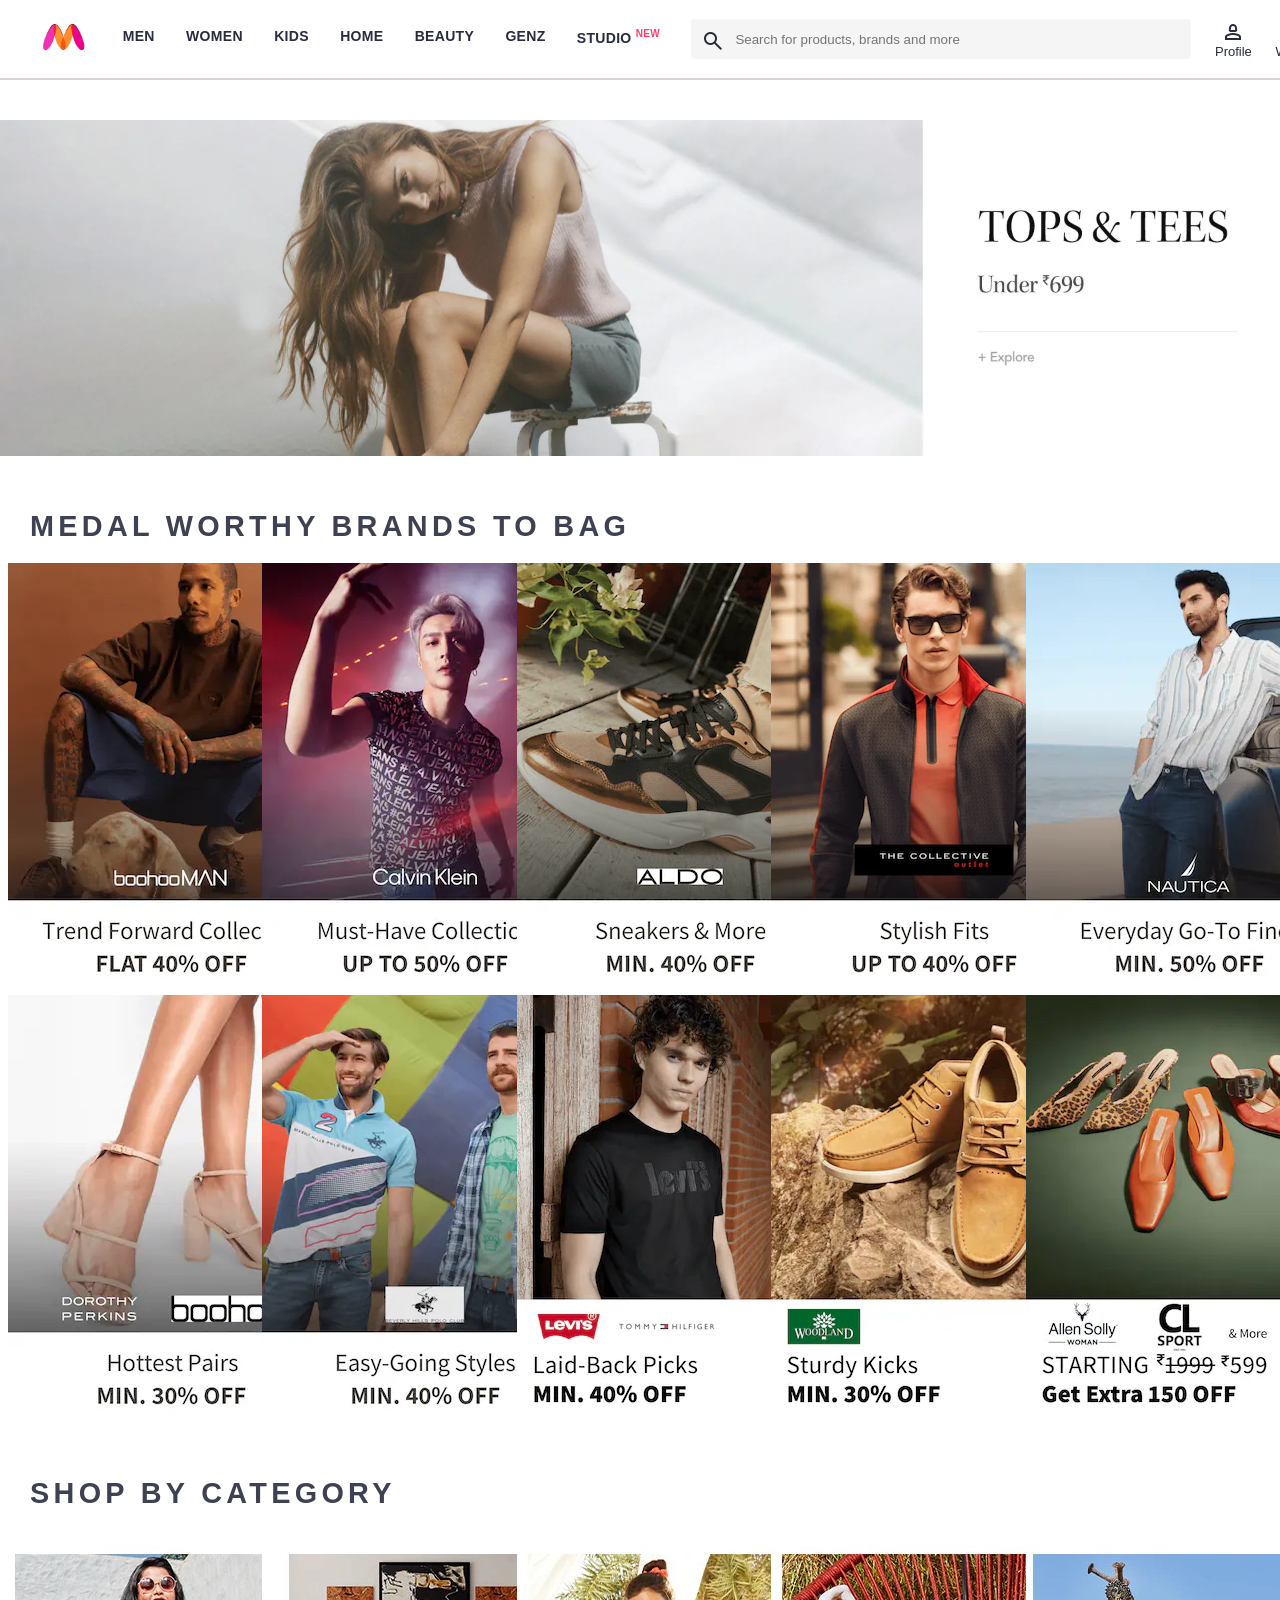
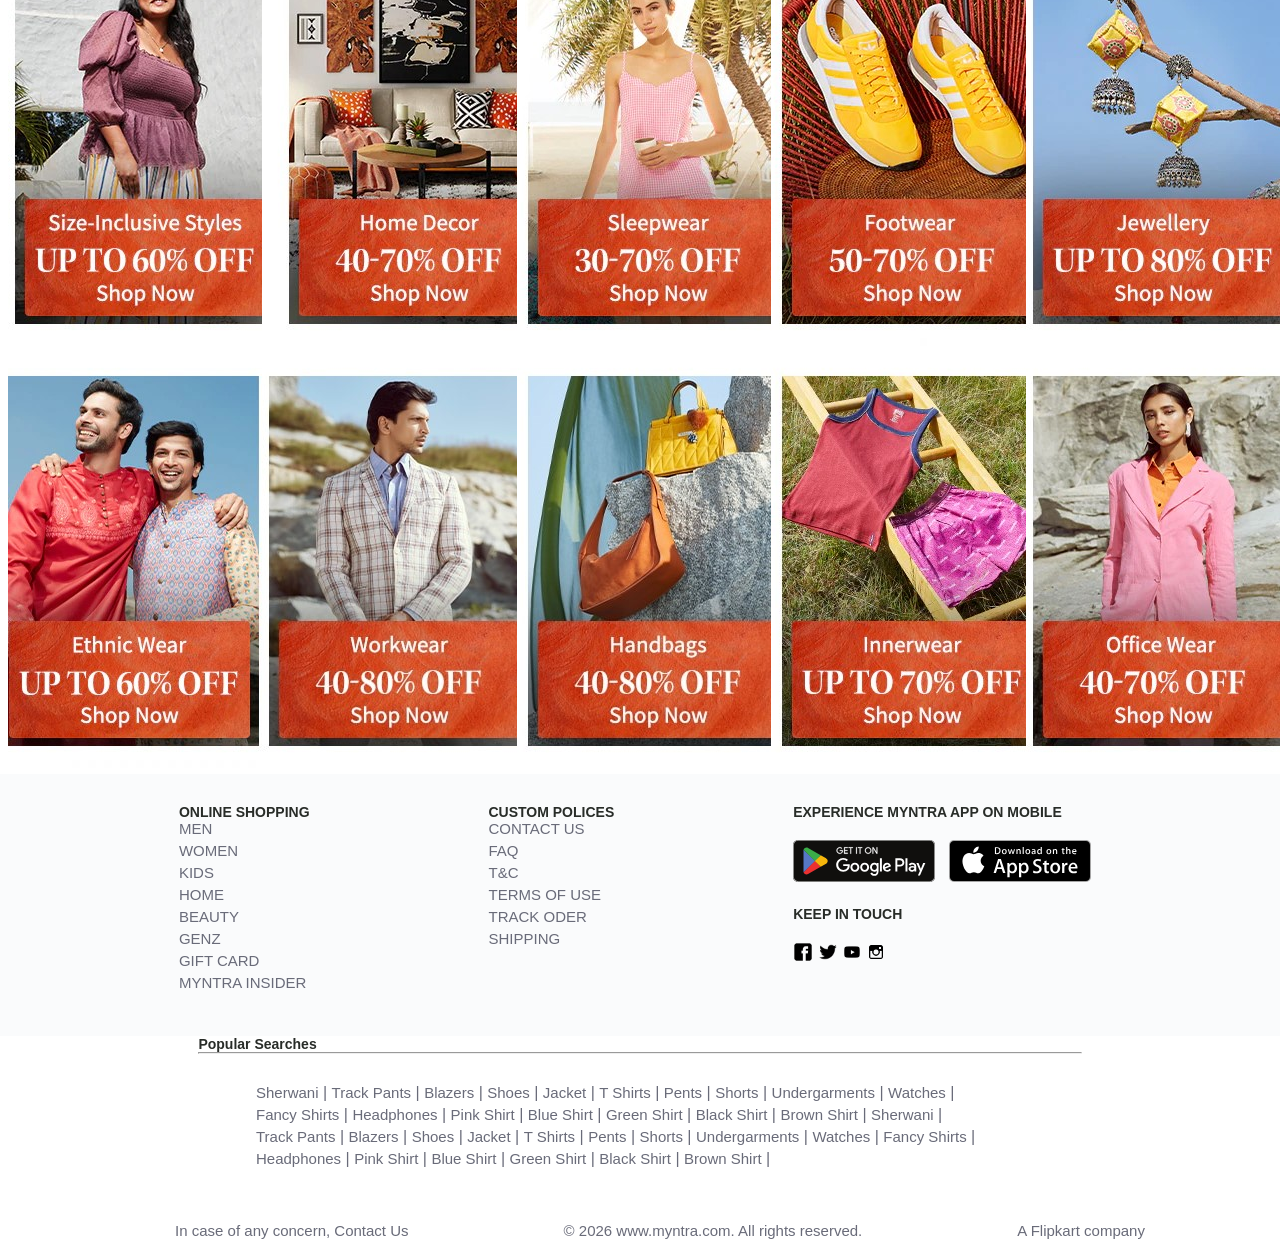
<file: index.Html>
<!DOCTYPE html>
<html lang="en">
<head> 

    <title>MytraClone.com</title>

<link rel="stylesheet" href="index.Css">
<link rel="stylesheet" href="https://fonts.googleapis.com/css2?family=Material+Symbols+Outlined:opsz,wght,FILL,GRAD@20..48,100..700,0..1,-50..200" />

</head>
<body>
    <header>
        <div class="logo_bar">
            <a href="#"><img class="mytralogo" src="mytra clone/images/myntra_logo.webp" alt=""></a>
        </div>
        <nav>
            <div class="nav_bar">
                <a href="#">MEN</a>
                <a href="#">WOMEN</a>
                <a href="#">KIDS</a>
                <a href="#">HOME</a>
                <a href="#">BEAUTY</a>
                <a href="#">GENZ</a>
                <a href="#">STUDIO <SUP>New</SUP></a>

            </div>
        </nav>

        <div class="search_bar">
            <span class="material-symbols-outlined search_icon">search</span>

            <input class="search_input" placeholder="Search for products, brands and more">
        </div>

        <div class="action_bar">

           <div class="action_container">
            <span class="material-symbols-outlined action_icon">person_2</span>
            <span class="action_name" >Profile</span>
           </div>


           <div class="action_container">
            <span class="material-symbols-outlined action_icon">favorite</span>
            <span class="action_name" >Wishlist</span>
           </div>
 

           <div class="action_container">
            <span class="material-symbols-outlined action_icon">shopping_bag</span>
            <span class="action_name" >Bag</span>
           </div>

           

    

          
        </div>

    </header>

    <main>
    <div class="banner_container"><img class="banner_image" src="mytra clone/images/banner.jpg" alt=""></div>

    <div class="category_heading">Medal worthy brands to bag</div>

    <div class="category_items">
        <a class="sale_item"  href="#">
            <img src="mytra clone/images/offers/1.png" alt="">
        </a>
         <a class="sale_item"  href="#">
            <img src="mytra clone/images/offers/2.png" alt="">
        </a>
        <a class="sale_item"  href="#">
            <img src="mytra clone/images/offers/3.png" alt="">
        </a>
        <a class="sale_item"  href="#">
            <img src="mytra clone/images/offers/4.png" alt="">
        </a>
        <a class="sale_item"  href="#">
            <img src="mytra clone/images/offers/5.png" alt="">
        </a>
        <a class="sale_item"  href="#">
            <img src="mytra clone/images/offers/6.png" alt="">
        </a>
        <a class="sale_item"  href="#">
            <img src="mytra clone/images/offers/7.png" alt="">
        </a>
        <a class="sale_item"  href="#">
            <img src="mytra clone/images/offers/8.png" alt="">
        </a>
        <a class="sale_item"  href="#">
            <img src="mytra clone/images/offers/9.png" alt="">
        </a>
        <a class="sale_item"  href="#">
            <img src="mytra clone/images/offers/10.png" alt="">
        </a>
       
      
    
    </div>

     <div class="category_heading">shop by category</div>

    <div class="category_items">
        <a class="sale_item"  href="#">
            <img src="mytra clone/images/categories/1.jpg" alt="">
        </a><a class="sale_item"  href="#">
            <img src="mytra clone/images/categories/2.jpg" alt="">
        </a>
        <a class="sale_item"  href="#">
            <img src="mytra clone/images/categories/3.jpg" alt="">
        </a>
        <a class="sale_item"  href="#">
            <img src="mytra clone/images/categories/4.jpg" alt="">
        </a>
        <a class="sale_item"  href="#">
            <img src="mytra clone/images/categories/5.jpg" alt="">
        </a>
        <a class="sale_item"  href="#">
            <img src="mytra clone/images/categories/6.jpg" alt="">
        </a>
        <a class="sale_item"  href="#">
            <img src="mytra clone/images/categories/7.jpg" alt="">
        </a>
        <a class="sale_item"  href="#">
            <img src="mytra clone/images/categories/8.jpg" alt="">
        </a>
        <a class="sale_item"  href="#">
            <img src="mytra clone/images/categories/9.jpg" alt="">
        </a>
        <a class="sale_item"  href="#">
            <img src="mytra clone/images/categories/10.jpg" alt="">
        </a>

         
    
    </div>
    </main>

    <footer>
        <div class="footer_container">
            <div class="footer_items">
                <h3>Online shopping</h3>


             <a href="#">MEN</a>
                <a href="#">WOMEN</a>
                <a href="#">KIDS</a>
                <a href="#">HOME</a>
                <a href="#">BEAUTY</a>
                <a href="#">GENZ</a>
                <a href="#">Gift card</a>
                <a href="#">myntra insider</a>
              </div>

              <div class="footer_items">
                <h3>custom polices</h3>
                <a href="#">contact us</a>
                <a href="#">faq</a>
                <a href="#">t&c</a>
                <a href="#">terms of use</a>
                <a href="#">track oder</a>
                <a href="#">shipping</a>
              </div>
            <div class="3rd">

              <div class="EXPERIENCE">
                <h3>EXPERIENCE MYNTRA APP ON MOBILE</h3>
           <a href="#"><img src="mytra clone/images/Google_Play_Store_badge_EN.svg" alt=""></a>
              
           <a href="#"><img src="mytra clone/images/Download_on_the_App_Store_Badge.svg" alt=""></a>
              </div>

              <div class="keep_in_touch">
               <h3>Keep in Touch</h3>
                <a href="#"><img src="mytra clone/images/facebook.png" alt=""></a>

                <a href="#"><img src="mytra clone/images/icons8-twitter-bird-30.png" alt=""></a>

                <a href="#"><img src="mytra clone/images/icons8-youtube-64.png" alt=""></a>

               
                <a href="#"><img src="mytra clone/images/icons8-insta-32.png" alt=""></a>
              </div>

            </div>
        </div>

        <h3 class="popular_searches_heading" >
            popular searches<hr class="hr1">
        </h3>
      

        <div class="popular_searches">



                 <a href="#">sherwani </a>
                 <p>|</p>
                 <a href="#">track pants</a>
                  <p>|</p>
                  <a href="#">blazers</a>
                   <p>|</p>
                 <a href="#">shoes</a>
                  <p>|</p>
                  <a href="#">jacket</a>
                   <p>|</p>
                 <a href="#">t shirts</a>
                  <p>|</p>
                  <a href="#">pents</a>
                   <p>|</p>
                 <a href="#">shorts</a>
                  <p>|</p>
                  <a href="#">undergarments</a>
                   <p>|</p>
                 <a href="#">watches</a>
                  <p>|</p>
                 <a href="#">fancy shirts</a>
                  <p>|</p>
                 <a href="#">headphones</a>
                  <p>|</p>
                  <a href="#">pink shirt</a>
                   <p>|</p>
                 <a href="#">blue shirt</a>
                  <p>|</p>
                  <a href="#">green shirt</a>
                   <p>|</p>
                 <a href="#">black shirt</a>
                  <p>|</p>
                  <a href="#">brown shirt</a>
                   <p>|</p>
                    <a href="#">sherwani </a>
                 <p>|</p>
                 <a href="#">track pants</a>
                  <p>|</p>
                  <a href="#">blazers</a>
                   <p>|</p>
                 <a href="#">shoes</a>
                  <p>|</p>
                  <a href="#">jacket</a>
                   <p>|</p>
                 <a href="#">t shirts</a>
                  <p>|</p>
                  <a href="#">pents</a>
                   <p>|</p>
                 <a href="#">shorts</a>
                  <p>|</p>
                  <a href="#">undergarments</a>
                   <p>|</p>
                 <a href="#">watches</a>
                  <p>|</p>
                 <a href="#">fancy shirts</a>
                  <p>|</p>
                 <a href="#">headphones</a>
                  <p>|</p>
                  <a href="#">pink shirt</a>
                   <p>|</p>
                 <a href="#">blue shirt</a>
                  <p>|</p>
                  <a href="#">green shirt</a>
                   <p>|</p>
                 <a href="#">black shirt</a>
                  <p>|</p>
                  <a href="#">brown shirt</a>
                   <p>|</p>
                 

            </div>
        

           <div class="bottem_links">

            <div class="links">
                <a href="#">In case of any concern, Contact Us</a>
            </div>

             <div class="links">
           <a href="#"> © 2026 www.myntra.com. All rights reserved.</a>
           </div>

         <div class="links">
             <a href="#">A Flipkart company</a></div>

        </div>
    </footer>
    
</body>
</html>
</file>
<file: index.Css>
*{ margin:0;
   padding:0;
    font-family: Figtree-Regular,-apple-system,BlinkMacSystemFont,Segoe UI,Roboto,Helvetica,Arial,sans-serif;
    box-sizing: border-box;
}

header{
    display:flex;
    background-color: white;
    height: 80px;
    justify-content: space-evenly;
    align-items: center;
    border-bottom:#dcd3d3 2px solid;
}

.mytralogo{
    height: 36px;
    width: 53px;
}
.logo_bar{
    margin-left: 3%;
}
.action_bar{
    margin-right: 3%;
}
.nav_bar{
    min-width: 600px;
  width: 100%;
    display:flex;
    justify-content:space-evenly;
}
.nav_bar a{
    font-size: 14px;
    letter-spacing: 0.3px;
    color: #282c3f;
    font-weight: 700;
    text-transform: uppercase;
    text-decoration: none;
    padding:28px 0px;
border-bottom: 5px white solid;
border-radius: 3px;
}
.nav_bar a sup{
    color: #ff3f6c;
    font-size:10px;
    
}

.nav_bar a:hover{
    border-bottom: 4px #ee5f73 solid;
border-radius: 3px;
}




.search_bar{
    min-width: 500px;
    height: 40px;
    display: flex;
    align-items: center;
}

.search_icon
{ box-sizing: content-box;
    height: 20px;
    padding: 10px;
    background-color:#f5f5f6;
    color: #282c3f;
    font-weight: 300;
    border-radius: 4px 0px 0px 4px;
}

.search_input{
    background-color:#f5f5f6;
    color:#696e79;
   flex-grow: 1;
   height:40px;
   border:none;
   border-radius: 0px 4px 4px 0px;
 

}



.action_bar{
    display: flex;
    min-width: 200px;
    width:30%;
    justify-content: space-evenly;
}

.action_container{
    display: flex;
    flex-direction: column;
    align-items: center;
    color: #282c3f;
    
}
.action_name{
    font-size: small;
}

/* main */
.banner_container{
    margin:40px 0px;
}
.banner_image{
    max-width:100%;
}
.category_heading{
    text-transform:uppercase;
    color:#3e4152;
    letter-spacing: .15em;
    font-size: 1.8em;
    margin:50px 10px 20px 30px ;
    max-height: 5em;
    font-weight: 700;

}
.category_items{
    display: flex;
    flex-wrap: wrap;
    justify-content: space-evenly;


}

.sale_item {
    width: 247px;         
 
   
 
}
.footer_container{
   
    padding: 30px 0px 40px 0px;
    background-color: #Fafbfc;
    display: flex;
justify-content: space-evenly;
}

.footer_items{
    text-transform: uppercase;
     display: flex;
    flex-direction: column;


}
.footer_items a{
    text-decoration: none;
    color: #696b79;
    display: block;
    font-size: 15px;
    padding-bottom: 5px;
}
.footer_container h3{
    font-size: 14px;
    color: #282c28;
    font-weight: 700;
    text-transform: uppercase;

}
.copywrite{
        color: #94969f;
    margin-left: 100px;
}

.popular_searches{
    padding: 30px 15% 40px 15%;
    text-transform: capitalize;
   display: inline-block;
   
    margin: 0px 5%;
    width: 100;
}
.popular_searches a{
   display: inline-block;
     text-decoration: none;
    color: #696b79;
    font-size: 15px;
    padding-bottom: 5px;
}
.popular_searches p{
     color: #696b79;
     display: inline-block;

}

.popular_searches_heading{
     font-size: 14px;
    color: #282c28;
    font-weight: 700;
    text-transform: capitalize;
    margin-left: 15.5%;
    margin-right: 15.5%;
    
   
}

.bottem_links{ 
  
    display: flex;
    margin:10px 20px;
    width:100%;
    justify-content: space-evenly;
 

}
.bottem_links a{
    text-decoration: none;
    color: #696b79;
    font-size: 15px;
    padding-bottom: 5px;
}
.EXPERIENCE a img{
        margin-right: 10px;
    height: 42px;
}
.EXPERIENCE{
    padding-bottom: 20px;
}
.EXPERIENCE h3{
    padding-bottom: 20px;
}
.keep_in_touch a{
    display: inline-block;
    width:20px;
    height:20px;
}
.keep_in_touch a img{
    width:100%;
    height: 100%;
    object-fit: contain;
}
.keep_in_touch h3{
    padding-bottom: 20px;
}
</file>
